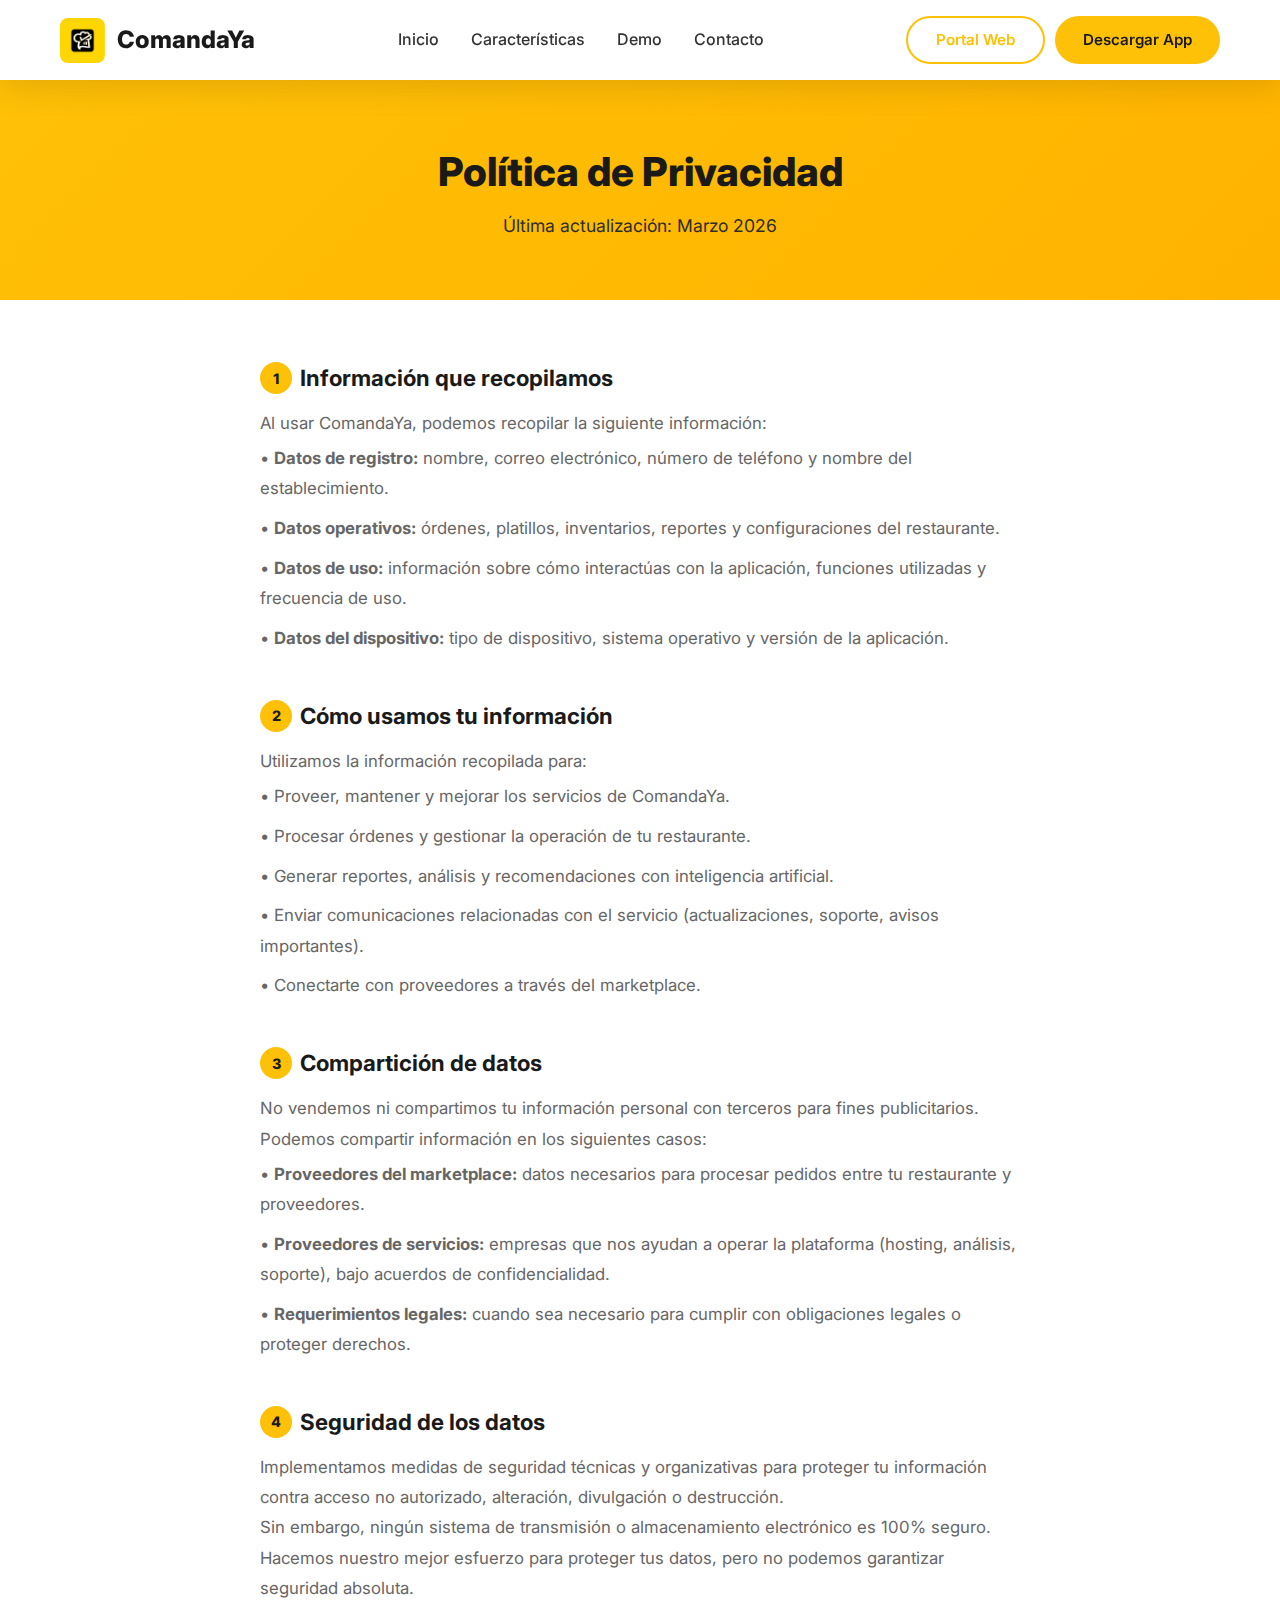
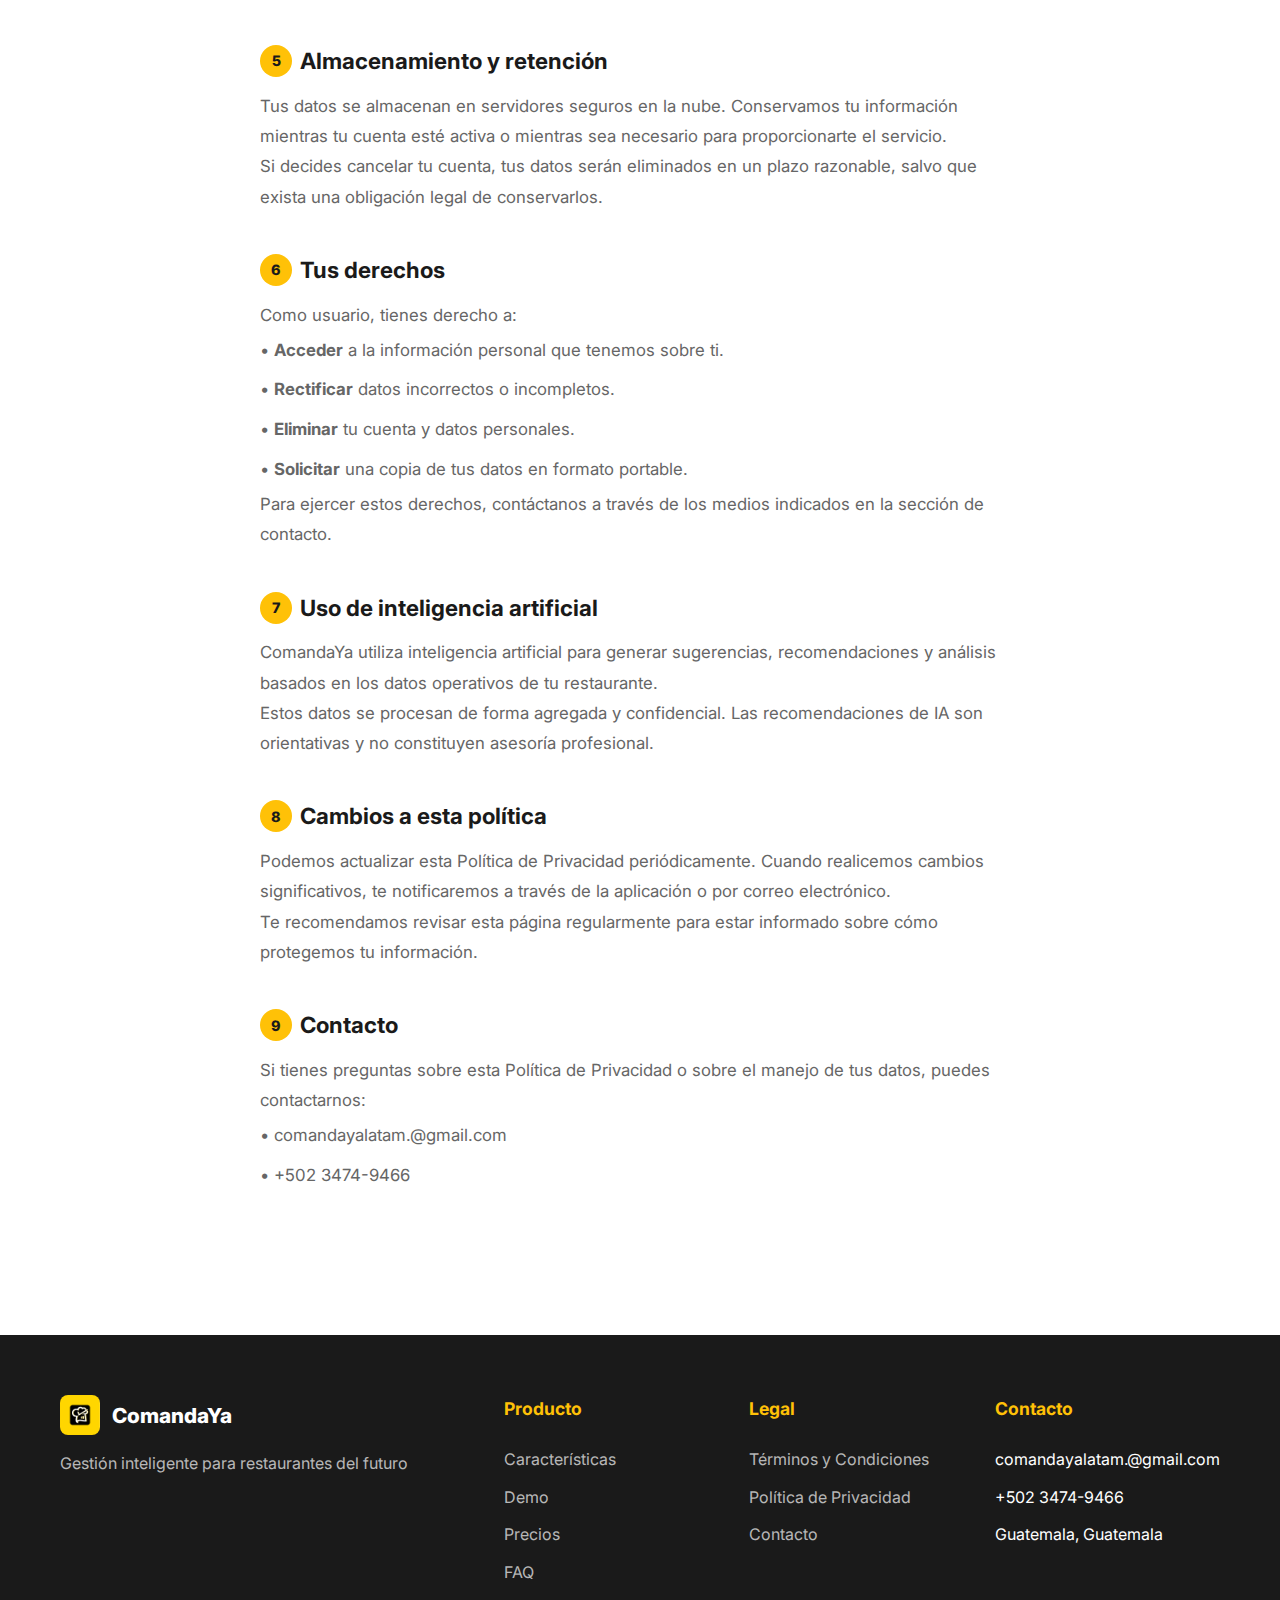
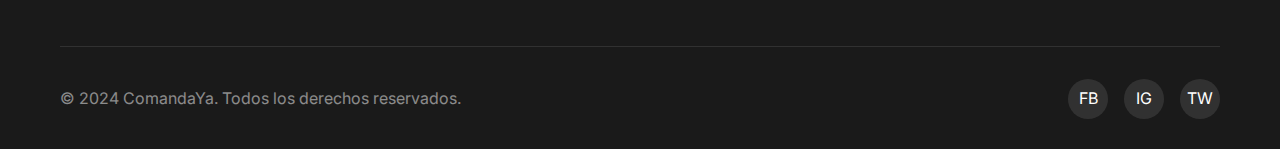
<file: privacidad.html>
<!DOCTYPE html>
<html lang="es">
<head>
    <meta charset="UTF-8">
    <meta name="viewport" content="width=device-width, initial-scale=1.0">
    <meta name="description" content="Política de Privacidad de ComandaYa, plataforma de gestión para restaurantes en Guatemala.">
    <title>Política de Privacidad - ComandaYa</title>
    <link rel="stylesheet" href="styles.css">
    <link rel="preconnect" href="https://fonts.googleapis.com">
    <link rel="preconnect" href="https://fonts.gstatic.com" crossorigin>
    <link href="https://fonts.googleapis.com/css2?family=Inter:wght@300;400;600;700;800&display=swap" rel="stylesheet">
    <style>
        .legal-hero {
            background: linear-gradient(135deg, var(--primary-yellow) 0%, var(--dark-yellow) 100%);
            padding: 140px 0 60px;
            text-align: center;
        }
        .legal-hero h1 {
            font-size: 2.5rem;
            font-weight: 800;
            color: var(--black);
            margin-bottom: 0.5rem;
        }
        .legal-hero p {
            font-size: 1.1rem;
            color: var(--dark-gray);
        }
        .legal-content {
            padding: 60px 0 100px;
            background: var(--white);
        }
        .legal-content .container {
            max-width: 800px;
        }
        .legal-section {
            margin-bottom: 2.5rem;
        }
        .legal-section h2 {
            font-size: 1.4rem;
            font-weight: 700;
            color: var(--black);
            margin-bottom: 0.75rem;
            display: flex;
            align-items: center;
            gap: 0.5rem;
        }
        .legal-section h2 .number {
            background: var(--primary-yellow);
            color: var(--black);
            width: 32px;
            height: 32px;
            border-radius: 50%;
            display: inline-flex;
            align-items: center;
            justify-content: center;
            font-size: 0.9rem;
            font-weight: 800;
            flex-shrink: 0;
        }
        .legal-section p,
        .legal-section ul {
            color: var(--text-light);
            line-height: 1.8;
            font-size: 1.05rem;
        }
        .legal-section ul {
            list-style: none;
            padding: 0;
        }
        .legal-section ul li {
            padding: 0.3rem 0;
        }
    </style>
</head>

<body>
    <!-- Navigation -->
    <nav class="navbar">
        <div class="container">
            <div class="nav-wrapper">
                <div class="logo">
                    <a href="index.html" style="display:flex;align-items:center;gap:12px;text-decoration:none;">
                        <img src="logo.jpg" alt="ComandaYa Logo" class="logo-img">
                        <span class="logo-text">ComandaYa</span>
                    </a>
                </div>
                <ul class="nav-menu" id="navMenu">
                    <li><a href="index.html">Inicio</a></li>
                    <li><a href="index.html#caracteristicas">Características</a></li>
                    <li><a href="index.html#video">Demo</a></li>
                    <li><a href="index.html#contacto">Contacto</a></li>
                    <li class="mobile-only"><a href="https://app.comandaya.com" target="_blank" rel="noopener noreferrer">Portal Web</a></li>
                    <li class="mobile-only"><a href="https://play.google.com/store/apps/details?id=com.aplicacion.orderapp" target="_blank" rel="noopener noreferrer">Descargar App</a></li>
                </ul>
                <div class="nav-buttons">
                    <a href="https://app.comandaya.com" target="_blank" rel="noopener noreferrer" class="cta-button-outline">Portal Web</a>
                    <a href="https://play.google.com/store/apps/details?id=com.aplicacion.orderapp" target="_blank" rel="noopener noreferrer" class="cta-button">Descargar App</a>
                </div>
                <div class="hamburger" id="hamburger">
                    <span></span>
                    <span></span>
                    <span></span>
                </div>
            </div>
        </div>
    </nav>

    <!-- Hero -->
    <section class="legal-hero">
        <div class="container">
            <h1>Política de Privacidad</h1>
            <p>Última actualización: Marzo 2026</p>
        </div>
    </section>

    <!-- Content -->
    <section class="legal-content">
        <div class="container">

            <div class="legal-section">
                <h2><span class="number">1</span> Información que recopilamos</h2>
                <p>Al usar ComandaYa, podemos recopilar la siguiente información:</p>
                <ul>
                    <li>• <strong>Datos de registro:</strong> nombre, correo electrónico, número de teléfono y nombre del establecimiento.</li>
                    <li>• <strong>Datos operativos:</strong> órdenes, platillos, inventarios, reportes y configuraciones del restaurante.</li>
                    <li>• <strong>Datos de uso:</strong> información sobre cómo interactúas con la aplicación, funciones utilizadas y frecuencia de uso.</li>
                    <li>• <strong>Datos del dispositivo:</strong> tipo de dispositivo, sistema operativo y versión de la aplicación.</li>
                </ul>
            </div>

            <div class="legal-section">
                <h2><span class="number">2</span> Cómo usamos tu información</h2>
                <p>Utilizamos la información recopilada para:</p>
                <ul>
                    <li>• Proveer, mantener y mejorar los servicios de ComandaYa.</li>
                    <li>• Procesar órdenes y gestionar la operación de tu restaurante.</li>
                    <li>• Generar reportes, análisis y recomendaciones con inteligencia artificial.</li>
                    <li>• Enviar comunicaciones relacionadas con el servicio (actualizaciones, soporte, avisos importantes).</li>
                    <li>• Conectarte con proveedores a través del marketplace.</li>
                </ul>
            </div>

            <div class="legal-section">
                <h2><span class="number">3</span> Compartición de datos</h2>
                <p>No vendemos ni compartimos tu información personal con terceros para fines publicitarios.</p>
                <p>Podemos compartir información en los siguientes casos:</p>
                <ul>
                    <li>• <strong>Proveedores del marketplace:</strong> datos necesarios para procesar pedidos entre tu restaurante y proveedores.</li>
                    <li>• <strong>Proveedores de servicios:</strong> empresas que nos ayudan a operar la plataforma (hosting, análisis, soporte), bajo acuerdos de confidencialidad.</li>
                    <li>• <strong>Requerimientos legales:</strong> cuando sea necesario para cumplir con obligaciones legales o proteger derechos.</li>
                </ul>
            </div>

            <div class="legal-section">
                <h2><span class="number">4</span> Seguridad de los datos</h2>
                <p>Implementamos medidas de seguridad técnicas y organizativas para proteger tu información contra acceso no autorizado, alteración, divulgación o destrucción.</p>
                <p>Sin embargo, ningún sistema de transmisión o almacenamiento electrónico es 100% seguro. Hacemos nuestro mejor esfuerzo para proteger tus datos, pero no podemos garantizar seguridad absoluta.</p>
            </div>

            <div class="legal-section">
                <h2><span class="number">5</span> Almacenamiento y retención</h2>
                <p>Tus datos se almacenan en servidores seguros en la nube. Conservamos tu información mientras tu cuenta esté activa o mientras sea necesario para proporcionarte el servicio.</p>
                <p>Si decides cancelar tu cuenta, tus datos serán eliminados en un plazo razonable, salvo que exista una obligación legal de conservarlos.</p>
            </div>

            <div class="legal-section">
                <h2><span class="number">6</span> Tus derechos</h2>
                <p>Como usuario, tienes derecho a:</p>
                <ul>
                    <li>• <strong>Acceder</strong> a la información personal que tenemos sobre ti.</li>
                    <li>• <strong>Rectificar</strong> datos incorrectos o incompletos.</li>
                    <li>• <strong>Eliminar</strong> tu cuenta y datos personales.</li>
                    <li>• <strong>Solicitar</strong> una copia de tus datos en formato portable.</li>
                </ul>
                <p>Para ejercer estos derechos, contáctanos a través de los medios indicados en la sección de contacto.</p>
            </div>

            <div class="legal-section">
                <h2><span class="number">7</span> Uso de inteligencia artificial</h2>
                <p>ComandaYa utiliza inteligencia artificial para generar sugerencias, recomendaciones y análisis basados en los datos operativos de tu restaurante.</p>
                <p>Estos datos se procesan de forma agregada y confidencial. Las recomendaciones de IA son orientativas y no constituyen asesoría profesional.</p>
            </div>

            <div class="legal-section">
                <h2><span class="number">8</span> Cambios a esta política</h2>
                <p>Podemos actualizar esta Política de Privacidad periódicamente. Cuando realicemos cambios significativos, te notificaremos a través de la aplicación o por correo electrónico.</p>
                <p>Te recomendamos revisar esta página regularmente para estar informado sobre cómo protegemos tu información.</p>
            </div>

            <div class="legal-section">
                <h2><span class="number">9</span> Contacto</h2>
                <p>Si tienes preguntas sobre esta Política de Privacidad o sobre el manejo de tus datos, puedes contactarnos:</p>
                <ul>
                    <li>• comandayalatam.@gmail.com</li>
                    <li>• +502 3474-9466</li>
                </ul>
            </div>

        </div>
    </section>

    <!-- Footer -->
    <footer class="footer">
        <div class="container">
            <div class="footer-content">
                <div class="footer-section">
                    <div class="footer-logo">
                        <img src="logo.jpg" alt="ComandaYa">
                        <span>ComandaYa</span>
                    </div>
                    <p>Gestión inteligente para restaurantes del futuro</p>
                </div>

                <div class="footer-section">
                    <h4>Producto</h4>
                    <ul>
                        <li><a href="index.html#caracteristicas">Características</a></li>
                        <li><a href="index.html#video">Demo</a></li>
                        <li><a href="#">Precios</a></li>
                        <li><a href="#">FAQ</a></li>
                    </ul>
                </div>

                <div class="footer-section">
                    <h4>Legal</h4>
                    <ul>
                        <li><a href="terminos.html">Términos y Condiciones</a></li>
                        <li><a href="privacidad.html">Política de Privacidad</a></li>
                        <li><a href="index.html#contacto">Contacto</a></li>
                    </ul>
                </div>

                <div class="footer-section">
                    <h4>Contacto</h4>
                    <ul>
                        <li>comandayalatam.@gmail.com</li>
                        <li>+502 3474-9466</li>
                        <li>Guatemala, Guatemala</li>
                    </ul>
                </div>
            </div>

            <div class="footer-bottom">
                <p>&copy; 2024 ComandaYa. Todos los derechos reservados.</p>
                <div class="social-links">
                    <a href="#" aria-label="Facebook">FB</a>
                    <a href="#" aria-label="Instagram">IG</a>
                    <a href="#" aria-label="Twitter">TW</a>
                </div>
            </div>
        </div>
    </footer>

    <script src="script.js"></script>
</body>
</html>
</file>
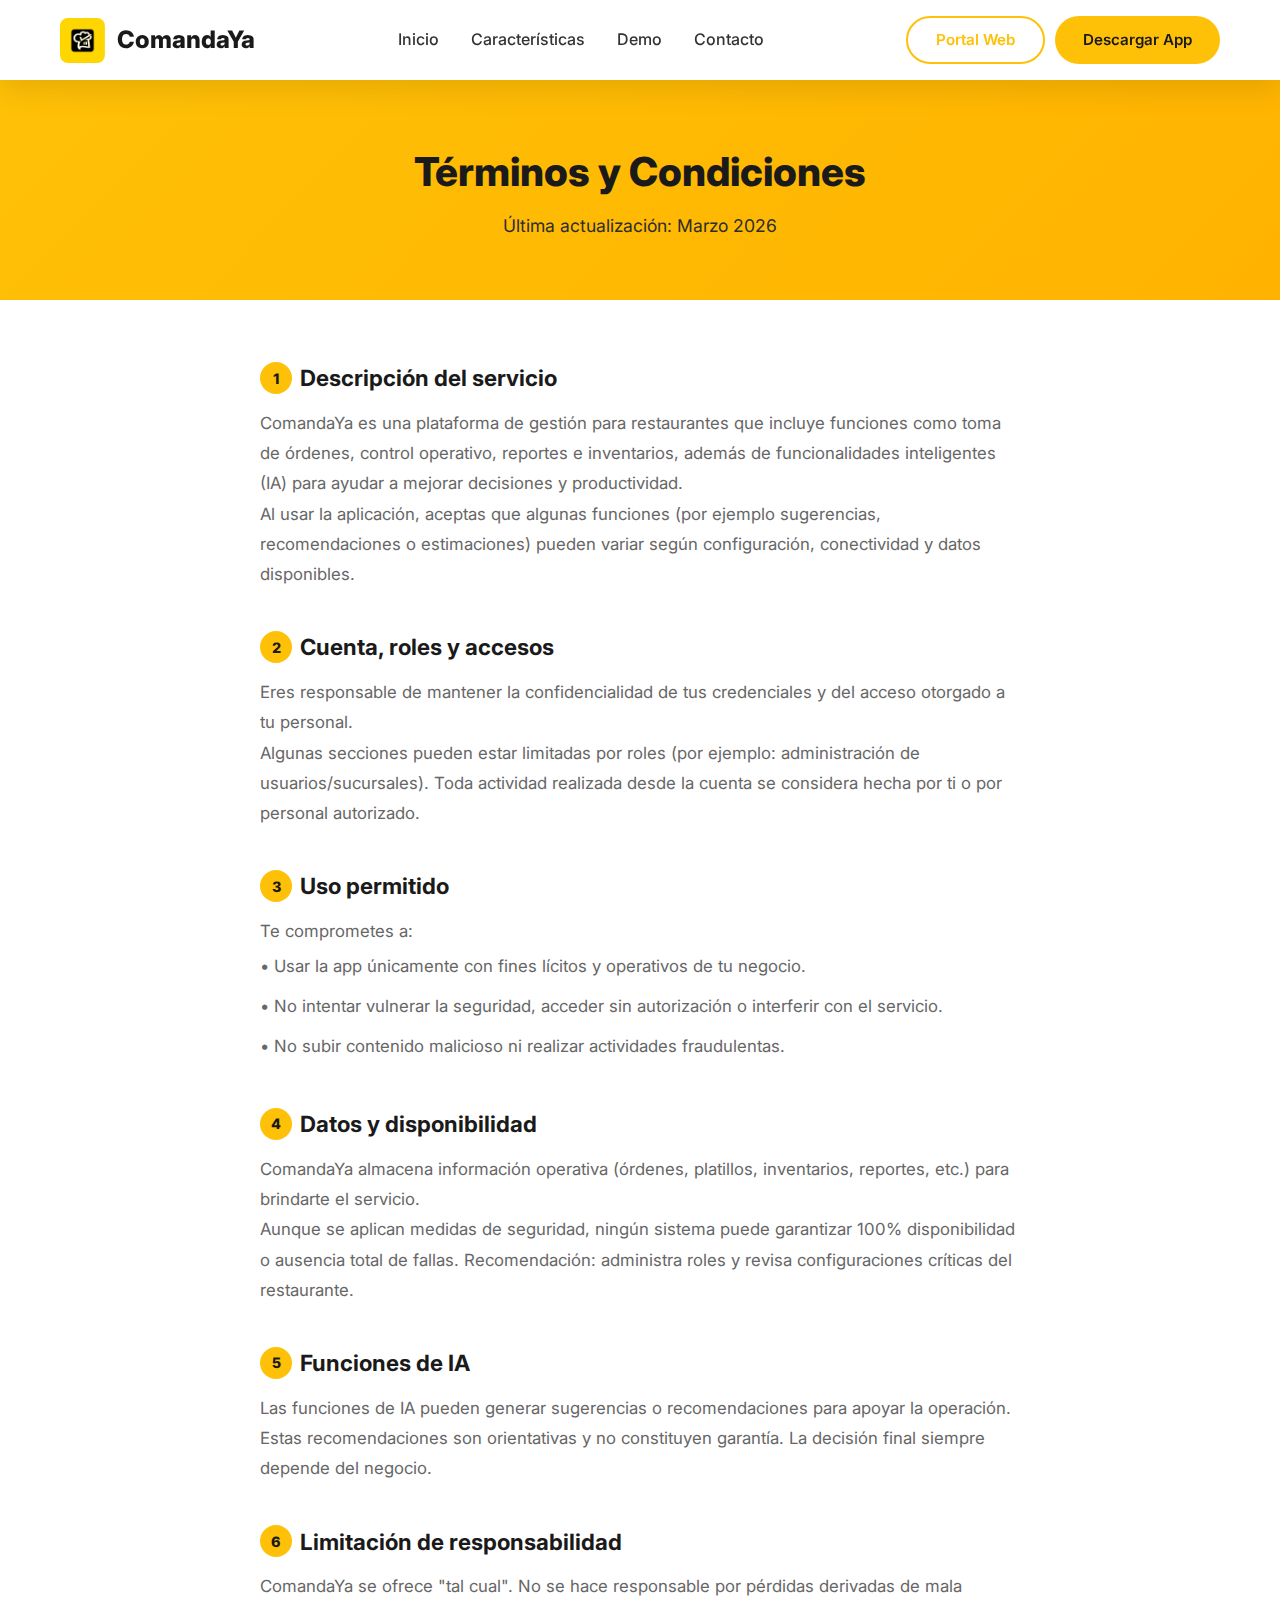
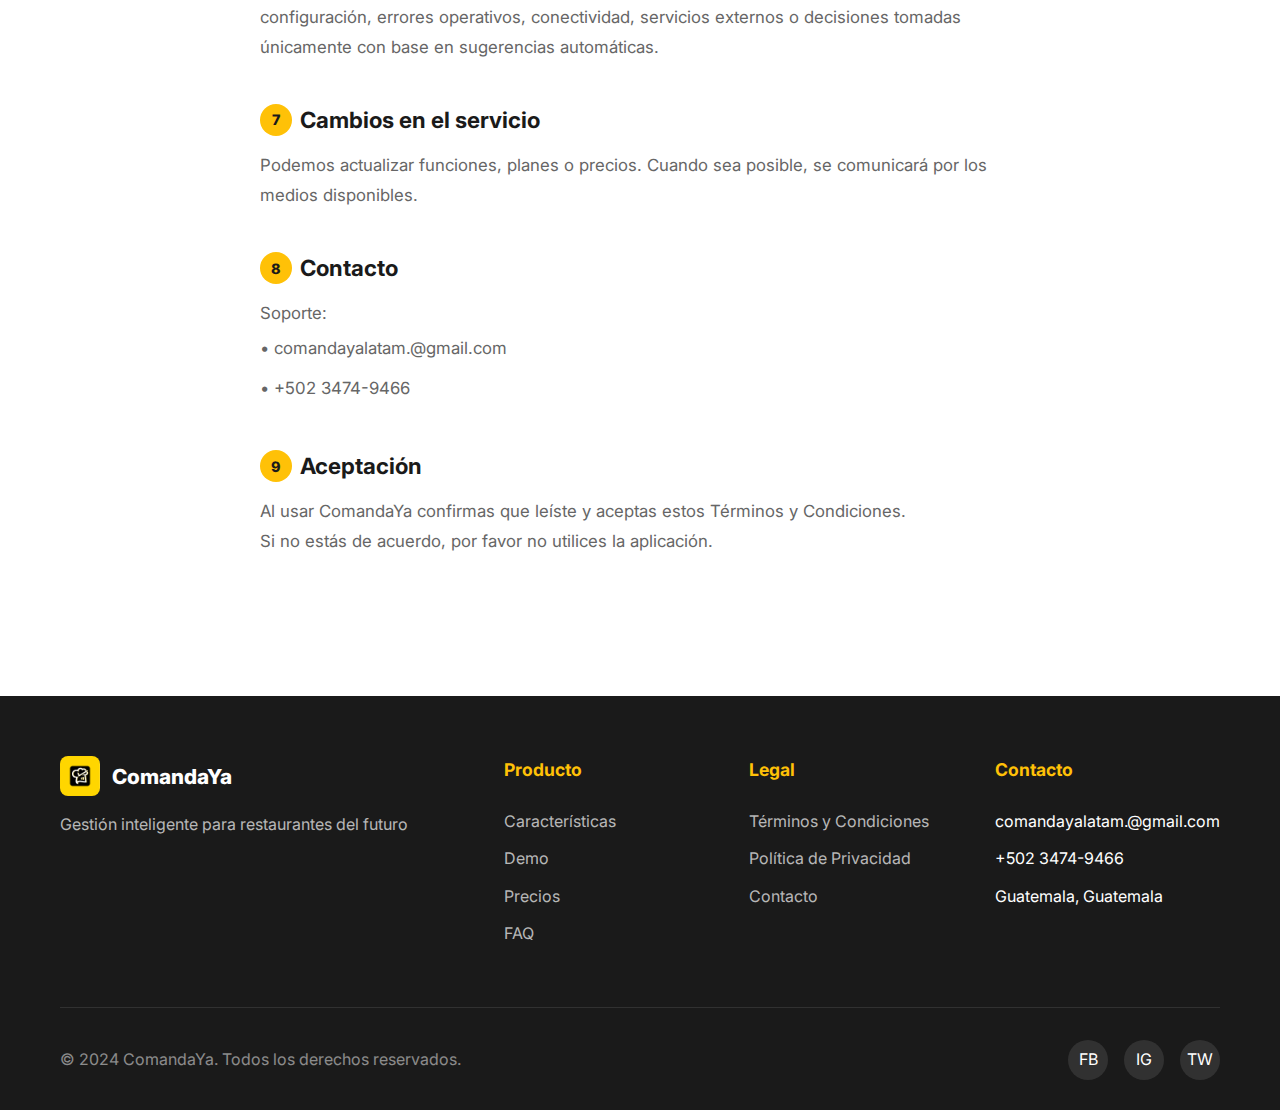
<file: terminos.html>
<!DOCTYPE html>
<html lang="es">
<head>
    <meta charset="UTF-8">
    <meta name="viewport" content="width=device-width, initial-scale=1.0">
    <meta name="description" content="Términos y Condiciones de uso de ComandaYa, plataforma de gestión para restaurantes en Guatemala.">
    <title>Términos y Condiciones - ComandaYa</title>
    <link rel="stylesheet" href="styles.css">
    <link rel="preconnect" href="https://fonts.googleapis.com">
    <link rel="preconnect" href="https://fonts.gstatic.com" crossorigin>
    <link href="https://fonts.googleapis.com/css2?family=Inter:wght@300;400;600;700;800&display=swap" rel="stylesheet">
    <style>
        .legal-hero {
            background: linear-gradient(135deg, var(--primary-yellow) 0%, var(--dark-yellow) 100%);
            padding: 140px 0 60px;
            text-align: center;
        }
        .legal-hero h1 {
            font-size: 2.5rem;
            font-weight: 800;
            color: var(--black);
            margin-bottom: 0.5rem;
        }
        .legal-hero p {
            font-size: 1.1rem;
            color: var(--dark-gray);
        }
        .legal-content {
            padding: 60px 0 100px;
            background: var(--white);
        }
        .legal-content .container {
            max-width: 800px;
        }
        .legal-section {
            margin-bottom: 2.5rem;
        }
        .legal-section h2 {
            font-size: 1.4rem;
            font-weight: 700;
            color: var(--black);
            margin-bottom: 0.75rem;
            display: flex;
            align-items: center;
            gap: 0.5rem;
        }
        .legal-section h2 .number {
            background: var(--primary-yellow);
            color: var(--black);
            width: 32px;
            height: 32px;
            border-radius: 50%;
            display: inline-flex;
            align-items: center;
            justify-content: center;
            font-size: 0.9rem;
            font-weight: 800;
            flex-shrink: 0;
        }
        .legal-section p,
        .legal-section ul {
            color: var(--text-light);
            line-height: 1.8;
            font-size: 1.05rem;
        }
        .legal-section ul {
            list-style: none;
            padding: 0;
        }
        .legal-section ul li {
            padding: 0.3rem 0;
        }
    </style>
</head>

<body>
    <!-- Navigation -->
    <nav class="navbar">
        <div class="container">
            <div class="nav-wrapper">
                <div class="logo">
                    <a href="index.html" style="display:flex;align-items:center;gap:12px;text-decoration:none;">
                        <img src="logo.jpg" alt="ComandaYa Logo" class="logo-img">
                        <span class="logo-text">ComandaYa</span>
                    </a>
                </div>
                <ul class="nav-menu" id="navMenu">
                    <li><a href="index.html">Inicio</a></li>
                    <li><a href="index.html#caracteristicas">Características</a></li>
                    <li><a href="index.html#video">Demo</a></li>
                    <li><a href="index.html#contacto">Contacto</a></li>
                    <li class="mobile-only"><a href="https://app.comandaya.com" target="_blank" rel="noopener noreferrer">Portal Web</a></li>
                    <li class="mobile-only"><a href="https://play.google.com/store/apps/details?id=com.aplicacion.orderapp" target="_blank" rel="noopener noreferrer">Descargar App</a></li>
                </ul>
                <div class="nav-buttons">
                    <a href="https://app.comandaya.com" target="_blank" rel="noopener noreferrer" class="cta-button-outline">Portal Web</a>
                    <a href="https://play.google.com/store/apps/details?id=com.aplicacion.orderapp" target="_blank" rel="noopener noreferrer" class="cta-button">Descargar App</a>
                </div>
                <div class="hamburger" id="hamburger">
                    <span></span>
                    <span></span>
                    <span></span>
                </div>
            </div>
        </div>
    </nav>

    <!-- Hero -->
    <section class="legal-hero">
        <div class="container">
            <h1>Términos y Condiciones</h1>
            <p>Última actualización: Marzo 2026</p>
        </div>
    </section>

    <!-- Content -->
    <section class="legal-content">
        <div class="container">

            <div class="legal-section">
                <h2><span class="number">1</span> Descripción del servicio</h2>
                <p>ComandaYa es una plataforma de gestión para restaurantes que incluye funciones como toma de órdenes, control operativo, reportes e inventarios, además de funcionalidades inteligentes (IA) para ayudar a mejorar decisiones y productividad.</p>
                <p>Al usar la aplicación, aceptas que algunas funciones (por ejemplo sugerencias, recomendaciones o estimaciones) pueden variar según configuración, conectividad y datos disponibles.</p>
            </div>

            <div class="legal-section">
                <h2><span class="number">2</span> Cuenta, roles y accesos</h2>
                <p>Eres responsable de mantener la confidencialidad de tus credenciales y del acceso otorgado a tu personal.</p>
                <p>Algunas secciones pueden estar limitadas por roles (por ejemplo: administración de usuarios/sucursales). Toda actividad realizada desde la cuenta se considera hecha por ti o por personal autorizado.</p>
            </div>

            <div class="legal-section">
                <h2><span class="number">3</span> Uso permitido</h2>
                <p>Te comprometes a:</p>
                <ul>
                    <li>• Usar la app únicamente con fines lícitos y operativos de tu negocio.</li>
                    <li>• No intentar vulnerar la seguridad, acceder sin autorización o interferir con el servicio.</li>
                    <li>• No subir contenido malicioso ni realizar actividades fraudulentas.</li>
                </ul>
            </div>

            <div class="legal-section">
                <h2><span class="number">4</span> Datos y disponibilidad</h2>
                <p>ComandaYa almacena información operativa (órdenes, platillos, inventarios, reportes, etc.) para brindarte el servicio.</p>
                <p>Aunque se aplican medidas de seguridad, ningún sistema puede garantizar 100% disponibilidad o ausencia total de fallas. Recomendación: administra roles y revisa configuraciones críticas del restaurante.</p>
            </div>

            <div class="legal-section">
                <h2><span class="number">5</span> Funciones de IA</h2>
                <p>Las funciones de IA pueden generar sugerencias o recomendaciones para apoyar la operación.</p>
                <p>Estas recomendaciones son orientativas y no constituyen garantía. La decisión final siempre depende del negocio.</p>
            </div>

            <div class="legal-section">
                <h2><span class="number">6</span> Limitación de responsabilidad</h2>
                <p>ComandaYa se ofrece "tal cual". No se hace responsable por pérdidas derivadas de mala configuración, errores operativos, conectividad, servicios externos o decisiones tomadas únicamente con base en sugerencias automáticas.</p>
            </div>

            <div class="legal-section">
                <h2><span class="number">7</span> Cambios en el servicio</h2>
                <p>Podemos actualizar funciones, planes o precios. Cuando sea posible, se comunicará por los medios disponibles.</p>
            </div>

            <div class="legal-section">
                <h2><span class="number">8</span> Contacto</h2>
                <p>Soporte:</p>
                <ul>
                    <li>• comandayalatam.@gmail.com</li>
                    <li>• +502 3474-9466</li>
                </ul>
            </div>

            <div class="legal-section">
                <h2><span class="number">9</span> Aceptación</h2>
                <p>Al usar ComandaYa confirmas que leíste y aceptas estos Términos y Condiciones.</p>
                <p>Si no estás de acuerdo, por favor no utilices la aplicación.</p>
            </div>

        </div>
    </section>

    <!-- Footer -->
    <footer class="footer">
        <div class="container">
            <div class="footer-content">
                <div class="footer-section">
                    <div class="footer-logo">
                        <img src="logo.jpg" alt="ComandaYa">
                        <span>ComandaYa</span>
                    </div>
                    <p>Gestión inteligente para restaurantes del futuro</p>
                </div>

                <div class="footer-section">
                    <h4>Producto</h4>
                    <ul>
                        <li><a href="index.html#caracteristicas">Características</a></li>
                        <li><a href="index.html#video">Demo</a></li>
                        <li><a href="#">Precios</a></li>
                        <li><a href="#">FAQ</a></li>
                    </ul>
                </div>

                <div class="footer-section">
                    <h4>Legal</h4>
                    <ul>
                        <li><a href="terminos.html">Términos y Condiciones</a></li>
                        <li><a href="privacidad.html">Política de Privacidad</a></li>
                        <li><a href="index.html#contacto">Contacto</a></li>
                    </ul>
                </div>

                <div class="footer-section">
                    <h4>Contacto</h4>
                    <ul>
                        <li>comandayalatam.@gmail.com</li>
                        <li>+502 3474-9466</li>
                        <li>Guatemala, Guatemala</li>
                    </ul>
                </div>
            </div>

            <div class="footer-bottom">
                <p>&copy; 2024 ComandaYa. Todos los derechos reservados.</p>
                <div class="social-links">
                    <a href="#" aria-label="Facebook">FB</a>
                    <a href="#" aria-label="Instagram">IG</a>
                    <a href="#" aria-label="Twitter">TW</a>
                </div>
            </div>
        </div>
    </footer>

    <script src="script.js"></script>
</body>
</html>
</file>
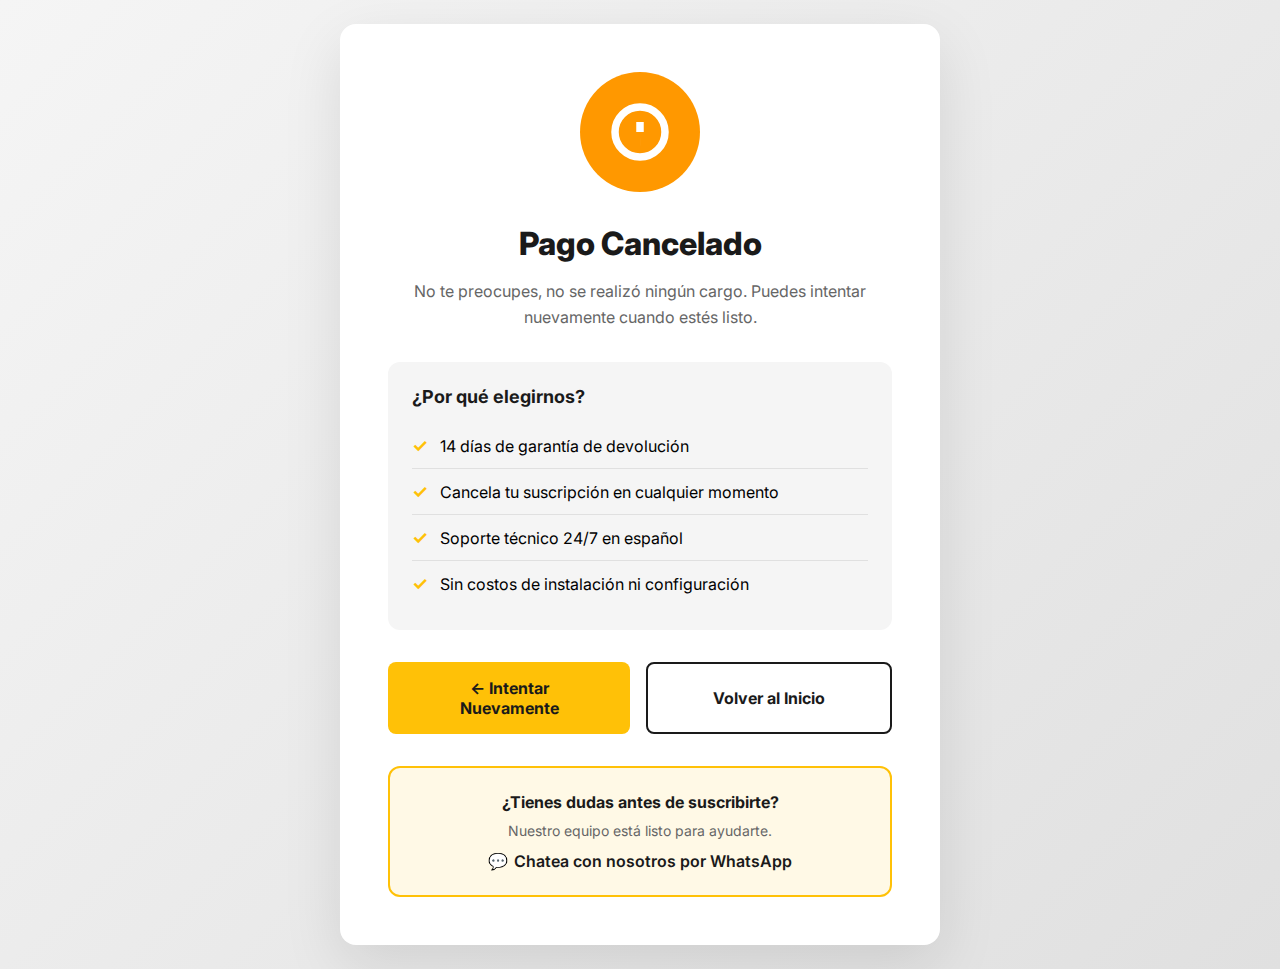
<file: checkout/cancel.html>
<!DOCTYPE html>
<html lang="es">
<head>
    <meta charset="UTF-8">
    <meta name="viewport" content="width=device-width, initial-scale=1.0">
    <title>Pago Cancelado - ComandaYa</title>
    <link rel="preconnect" href="https://fonts.googleapis.com">
    <link rel="preconnect" href="https://fonts.gstatic.com" crossorigin>
    <link href="https://fonts.googleapis.com/css2?family=Inter:wght@300;400;600;700;800&display=swap" rel="stylesheet">
    <style>
        * {
            margin: 0;
            padding: 0;
            box-sizing: border-box;
        }

        body {
            font-family: 'Inter', -apple-system, BlinkMacSystemFont, 'Segoe UI', sans-serif;
            background: linear-gradient(135deg, #f5f5f5 0%, #e0e0e0 100%);
            min-height: 100vh;
            display: flex;
            align-items: center;
            justify-content: center;
            padding: 24px;
        }

        .cancel-container {
            background: white;
            border-radius: 16px;
            padding: 48px;
            max-width: 600px;
            width: 100%;
            text-align: center;
            box-shadow: 0 20px 60px rgba(0, 0, 0, 0.1);
            animation: slideUp 0.5s ease;
        }

        @keyframes slideUp {
            from {
                opacity: 0;
                transform: translateY(30px);
            }
            to {
                opacity: 1;
                transform: translateY(0);
            }
        }

        .cancel-icon {
            width: 120px;
            height: 120px;
            background: #ff9800;
            border-radius: 50%;
            display: flex;
            align-items: center;
            justify-content: center;
            margin: 0 auto 32px;
            animation: scaleIn 0.6s ease 0.2s both;
        }

        @keyframes scaleIn {
            from {
                transform: scale(0);
            }
            to {
                transform: scale(1);
            }
        }

        .cancel-icon svg {
            width: 60px;
            height: 60px;
            stroke: white;
            stroke-width: 3;
            fill: none;
        }

        h1 {
            font-size: 32px;
            font-weight: 800;
            color: #1a1a1a;
            margin-bottom: 16px;
        }

        p {
            font-size: 16px;
            color: #666;
            line-height: 1.6;
            margin-bottom: 32px;
        }

        .reasons {
            background: #f5f5f5;
            padding: 24px;
            border-radius: 12px;
            margin-bottom: 32px;
            text-align: left;
        }

        .reasons h3 {
            font-size: 18px;
            font-weight: 700;
            margin-bottom: 16px;
            color: #1a1a1a;
        }

        .reasons ul {
            list-style: none;
            padding: 0;
        }

        .reasons li {
            padding: 12px 0;
            border-bottom: 1px solid #e0e0e0;
            display: flex;
            align-items: center;
            gap: 12px;
        }

        .reasons li:last-child {
            border-bottom: none;
        }

        .reasons li::before {
            content: "✓";
            color: #FFC107;
            font-weight: 700;
            font-size: 18px;
        }

        .buttons {
            display: flex;
            gap: 16px;
            flex-wrap: wrap;
        }

        .btn {
            flex: 1;
            min-width: 200px;
            padding: 16px 32px;
            border: none;
            border-radius: 8px;
            font-size: 16px;
            font-weight: 700;
            cursor: pointer;
            text-decoration: none;
            display: inline-flex;
            align-items: center;
            justify-content: center;
            gap: 8px;
            transition: all 0.3s ease;
        }

        .btn-primary {
            background: #FFC107;
            color: #1a1a1a;
        }

        .btn-primary:hover {
            background: #FFB300;
            transform: translateY(-2px);
            box-shadow: 0 6px 20px rgba(255, 193, 7, 0.3);
        }

        .btn-secondary {
            background: white;
            color: #1a1a1a;
            border: 2px solid #1a1a1a;
        }

        .btn-secondary:hover {
            background: #1a1a1a;
            color: white;
        }

        .support-box {
            margin-top: 32px;
            padding: 24px;
            background: #fff9e6;
            border-radius: 12px;
            border: 2px solid #FFC107;
        }

        .support-box h4 {
            font-size: 16px;
            font-weight: 700;
            margin-bottom: 8px;
            color: #1a1a1a;
        }

        .support-box p {
            margin: 0;
            font-size: 14px;
        }

        .support-box a {
            color: #1a1a1a;
            font-weight: 600;
            text-decoration: none;
            display: inline-flex;
            align-items: center;
            gap: 6px;
            margin-top: 8px;
        }

        .support-box a:hover {
            color: #FFB300;
        }

        @media (max-width: 768px) {
            .cancel-container {
                padding: 32px 24px;
            }

            h1 {
                font-size: 24px;
            }

            .buttons {
                flex-direction: column;
            }

            .btn {
                width: 100%;
            }
        }
    </style>
</head>
<body>
    <div class="cancel-container">
        <div class="cancel-icon">
            <svg viewBox="0 0 24 24">
                <circle cx="12" cy="12" r="10"></circle>
                <line x1="12" y1="8" x2="12" y2="12"></line>
                <line x1="12" y1="16" x2="12.01" y2="16"></line>
            </svg>
        </div>

        <h1>Pago Cancelado</h1>
        <p>No te preocupes, no se realizó ningún cargo. Puedes intentar nuevamente cuando estés listo.</p>

        <div class="reasons">
            <h3>¿Por qué elegirnos?</h3>
            <ul>
                <li>14 días de garantía de devolución</li>
                <li>Cancela tu suscripción en cualquier momento</li>
                <li>Soporte técnico 24/7 en español</li>
                <li>Sin costos de instalación ni configuración</li>
            </ul>
        </div>

        <div class="buttons">
            <a href="https://comandaya.com/checkout/" class="btn btn-primary">
                <span>← Intentar Nuevamente</span>
            </a>
            <a href="https://comandaya.com" class="btn btn-secondary">
                <span>Volver al Inicio</span>
            </a>
        </div>

        <div class="support-box">
            <h4>¿Tienes dudas antes de suscribirte?</h4>
            <p>Nuestro equipo está listo para ayudarte.</p>
            <a href="https://wa.me/50234749466?text=Hola,%20tengo%20dudas%20sobre%20los%20planes%20de%20ComandaYa" target="_blank">
                <span>💬</span>
                <span>Chatea con nosotros por WhatsApp</span>
            </a>
        </div>
    </div>

    <script>
        const urlParams = new URLSearchParams(window.location.search);
        const sessionId = urlParams.get('session_id');
        console.log('❌ Pago cancelado - Session ID:', sessionId);
    </script>
</body>
</html>
</file>
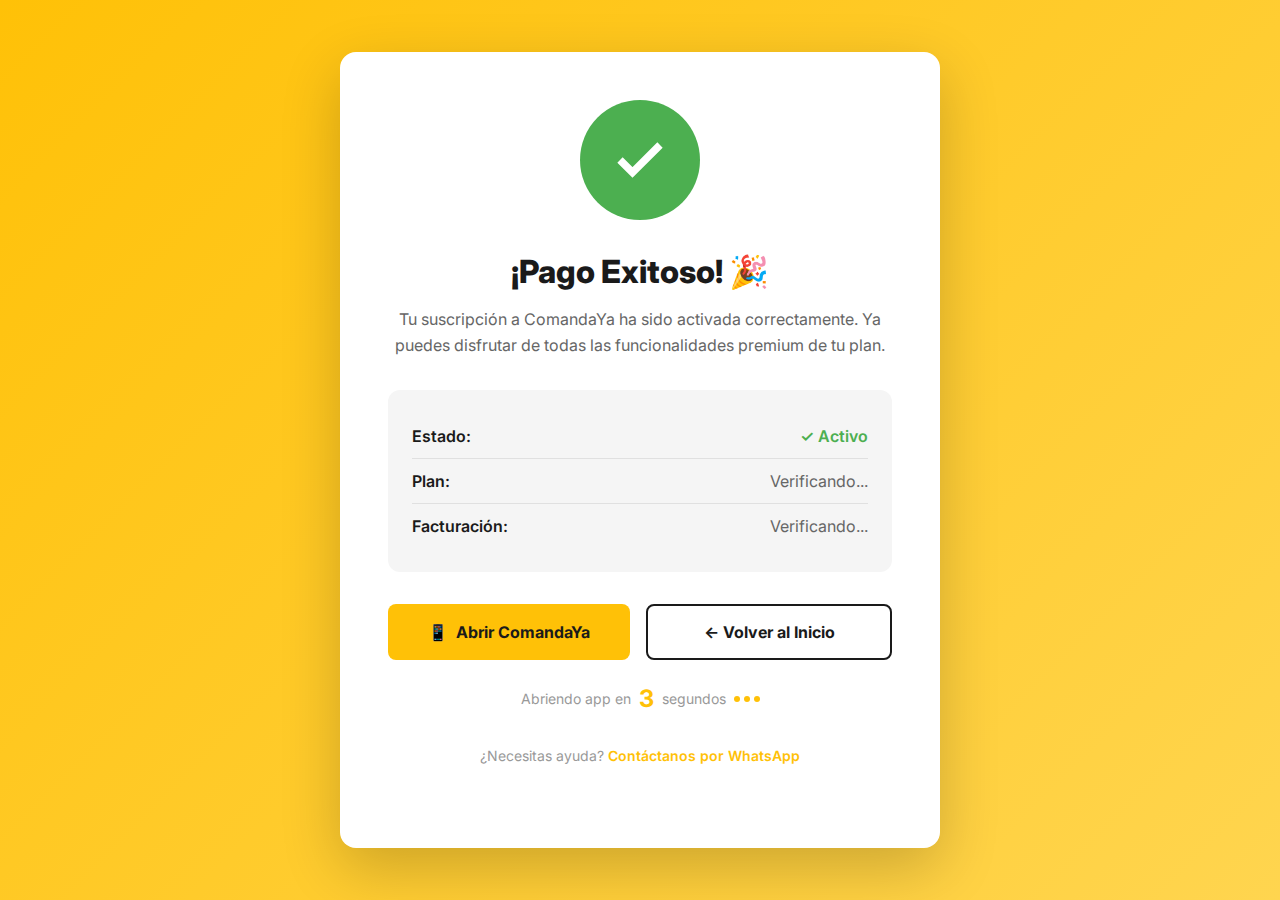
<file: checkout/success.html>
<!DOCTYPE html>
<html lang="es">
<head>
    <meta charset="UTF-8">
    <meta name="viewport" content="width=device-width, initial-scale=1.0">
    <title>¡Pago Exitoso! - ComandaYa</title>
    <link rel="preconnect" href="https://fonts.googleapis.com">
    <link rel="preconnect" href="https://fonts.gstatic.com" crossorigin>
    <link href="https://fonts.googleapis.com/css2?family=Inter:wght@300;400;600;700;800&display=swap" rel="stylesheet">
    <style>
        * {
            margin: 0;
            padding: 0;
            box-sizing: border-box;
        }

        body {
            font-family: 'Inter', -apple-system, BlinkMacSystemFont, 'Segoe UI', sans-serif;
            background: linear-gradient(135deg, #FFC107 0%, #FFD54F 100%);
            min-height: 100vh;
            display: flex;
            align-items: center;
            justify-content: center;
            padding: 24px;
        }

        .success-container {
            background: white;
            border-radius: 16px;
            padding: 48px;
            max-width: 600px;
            width: 100%;
            text-align: center;
            box-shadow: 0 20px 60px rgba(0, 0, 0, 0.2);
            animation: slideUp 0.5s ease;
        }

        @keyframes slideUp {
            from {
                opacity: 0;
                transform: translateY(30px);
            }
            to {
                opacity: 1;
                transform: translateY(0);
            }
        }

        .success-icon {
            width: 120px;
            height: 120px;
            background: #4CAF50;
            border-radius: 50%;
            display: flex;
            align-items: center;
            justify-content: center;
            margin: 0 auto 32px;
            animation: scaleIn 0.6s ease 0.2s both;
        }

        @keyframes scaleIn {
            from {
                transform: scale(0);
            }
            to {
                transform: scale(1);
            }
        }

        .success-icon svg {
            width: 60px;
            height: 60px;
            stroke: white;
            stroke-width: 3;
            fill: none;
        }

        h1 {
            font-size: 32px;
            font-weight: 800;
            color: #1a1a1a;
            margin-bottom: 16px;
        }

        p {
            font-size: 16px;
            color: #666;
            line-height: 1.6;
            margin-bottom: 32px;
        }

        .info-box {
            background: #f5f5f5;
            padding: 24px;
            border-radius: 12px;
            margin-bottom: 32px;
            text-align: left;
        }

        .info-row {
            display: flex;
            justify-content: space-between;
            padding: 12px 0;
            border-bottom: 1px solid #e0e0e0;
        }

        .info-row:last-child {
            border-bottom: none;
        }

        .info-label {
            font-weight: 600;
            color: #1a1a1a;
        }

        .info-value {
            color: #666;
        }

        .buttons {
            display: flex;
            gap: 16px;
            flex-wrap: wrap;
        }

        .btn {
            flex: 1;
            min-width: 200px;
            padding: 16px 32px;
            border: none;
            border-radius: 8px;
            font-size: 16px;
            font-weight: 700;
            cursor: pointer;
            text-decoration: none;
            display: inline-flex;
            align-items: center;
            justify-content: center;
            gap: 8px;
            transition: all 0.3s ease;
        }

        .btn-primary {
            background: #FFC107;
            color: #1a1a1a;
        }

        .btn-primary:hover {
            background: #FFB300;
            transform: translateY(-2px);
            box-shadow: 0 6px 20px rgba(255, 193, 7, 0.3);
        }

        .btn-secondary {
            background: white;
            color: #1a1a1a;
            border: 2px solid #1a1a1a;
        }

        .btn-secondary:hover {
            background: #1a1a1a;
            color: white;
        }

        .support-text {
            margin-top: 32px;
            font-size: 14px;
            color: #999;
        }

        .support-text a {
            color: #FFC107;
            text-decoration: none;
            font-weight: 600;
        }

        /* ✅ NUEVO: Countdown */
        .countdown {
            margin-top: 24px;
            font-size: 14px;
            color: #999;
            display: flex;
            align-items: center;
            justify-content: center;
            gap: 8px;
        }

        .countdown-number {
            font-size: 24px;
            font-weight: 700;
            color: #FFC107;
        }

        /* ✅ NUEVO: Loading dots */
        .loading-dots {
            display: inline-flex;
            gap: 4px;
        }

        .dot {
            width: 6px;
            height: 6px;
            border-radius: 50%;
            background: #FFC107;
            animation: pulse 1.4s ease-in-out infinite;
        }

        .dot:nth-child(2) {
            animation-delay: 0.2s;
        }

        .dot:nth-child(3) {
            animation-delay: 0.4s;
        }

        @keyframes pulse {
            0%, 100% {
                opacity: 0.3;
                transform: scale(0.8);
            }
            50% {
                opacity: 1;
                transform: scale(1.2);
            }
        }

        @media (max-width: 768px) {
            .success-container {
                padding: 32px 24px;
            }

            h1 {
                font-size: 24px;
            }

            .buttons {
                flex-direction: column;
            }

            .btn {
                width: 100%;
            }
        }
    </style>
</head>
<body>
    <div class="success-container">
        <div class="success-icon">
            <svg viewBox="0 0 24 24">
                <polyline points="20 6 9 17 4 12"></polyline>
            </svg>
        </div>

        <h1>¡Pago Exitoso! 🎉</h1>
        <p>Tu suscripción a ComandaYa ha sido activada correctamente. Ya puedes disfrutar de todas las funcionalidades premium de tu plan.</p>

        <div class="info-box" id="subscription-info">
            <div class="info-row">
                <span class="info-label">Estado:</span>
                <span class="info-value" style="color: #4CAF50; font-weight: 600;">✓ Activo</span>
            </div>
            <div class="info-row">
                <span class="info-label">Plan:</span>
                <span class="info-value" id="plan-name">Verificando...</span>
            </div>
            <div class="info-row">
                <span class="info-label">Facturación:</span>
                <span class="info-value" id="billing-cycle">Verificando...</span>
            </div>
        </div>

        <div class="buttons">
            <a href="#" id="open-app-btn" class="btn btn-primary">
                <span>📱</span>
                <span>Abrir ComandaYa</span>
            </a>
            <a href="https://comandaya.com" class="btn btn-secondary">
                <span>← Volver al Inicio</span>
            </a>
        </div>

        <!-- ✅ NUEVO: Countdown automático -->
        <div class="countdown" id="countdown">
            Abriendo app en <span class="countdown-number" id="seconds">3</span> segundos
            <span class="loading-dots">
                <span class="dot"></span>
                <span class="dot"></span>
                <span class="dot"></span>
            </span>
        </div>

        <p class="support-text">
            ¿Necesitas ayuda? <a href="https://wa.me/50234749466">Contáctanos por WhatsApp</a>
        </p>
    </div>

    <script>
        // ✅ Leer parámetros de la URL
        const urlParams = new URLSearchParams(window.location.search);
        const sessionId = urlParams.get('session_id');
        const planName = urlParams.get('plan');
        const billingCycle = urlParams.get('billing');

        console.log('📦 Datos recibidos:', { sessionId, planName, billingCycle });

        // ✅ Actualizar UI con los datos de la URL
        if (planName) {
            document.getElementById('plan-name').textContent = `Plan ${planName}`;
        }

        if (billingCycle) {
            document.getElementById('billing-cycle').textContent = 
                billingCycle === 'annual' ? 'Anual' : 'Mensual';
        }

        // ✅ IMPORTANTE: Deep link actualizado para tu configuración
        // Usa tu esquema: comandaya://subscription/success
        const deepLink = `comandaya://subscription/success?payment_success=true&session_id=${sessionId || 'unknown'}`;
        
        console.log('🔗 Deep link:', deepLink);

        // Función para abrir la app
        function openApp() {
            console.log('🚀 Abriendo la app...');
            
            // Intentar abrir la app con deep link
            window.location.href = deepLink;
            
            // Fallback: Si la app no se abre en 2 segundos, ir a Play Store
            setTimeout(function() {
                if (document.hidden) {
                    console.log('✅ App abierta exitosamente');
                } else {
                    console.log('⚠️ App no instalada, redirigiendo a Play Store');
                    window.location.href = 'https://play.google.com/store/apps/details?id=com.aplicacion.orderapp';
                }
            }, 2000);
        }

        // ✅ Countdown automático de 3 segundos
        let secondsLeft = 3;
        const countdownElement = document.getElementById('seconds');
        const countdownContainer = document.getElementById('countdown');
        
        const countdownInterval = setInterval(() => {
            secondsLeft--;
            countdownElement.textContent = secondsLeft;
            
            if (secondsLeft <= 0) {
                clearInterval(countdownInterval);
                countdownContainer.textContent = 'Abriendo ComandaYa...';
                openApp();
            }
        }, 1000);

        // ✅ Botón manual para abrir la app inmediatamente
        const openAppBtn = document.getElementById('open-app-btn');
        openAppBtn.addEventListener('click', function(e) {
            e.preventDefault();
            clearInterval(countdownInterval);
            countdownContainer.textContent = 'Abriendo ComandaYa...';
            openApp();
        });

        console.log('✅ Página de éxito cargada correctamente');
    </script>
</body>
</html>
</file>
<file: styles.css>
/* Reset y Variables */
* {
    margin: 0;
    padding: 0;
    box-sizing: border-box;
}

:root {
    --primary-yellow: #FFC107;
    --dark-yellow: #FFB300;
    --black: #1a1a1a;
    --dark-gray: #2d2d2d;
    --light-gray: #f5f5f5;
    --white: #ffffff;
    --text-dark: #333333;
    --text-light: #666666;
    --shadow: 0 10px 30px rgba(0, 0, 0, 0.1);
    --shadow-lg: 0 20px 60px rgba(0, 0, 0, 0.15);
}

html {
    scroll-behavior: smooth;
}

body {
    font-family: 'Inter', -apple-system, BlinkMacSystemFont, 'Segoe UI', Roboto, Oxygen, Ubuntu, sans-serif;
    line-height: 1.6;
    color: var(--text-dark);
    overflow-x: hidden;
}

.container {
    max-width: 1200px;
    margin: 0 auto;
    padding: 0 20px;
}

/* Navigation */
.navbar {
    position: fixed;
    top: 0;
    left: 0;
    right: 0;
    background: var(--white);
    box-shadow: var(--shadow);
    z-index: 1000;
    transition: all 0.3s ease;
}

.nav-wrapper {
    display: flex;
    align-items: center;
    justify-content: space-between;
    padding: 1rem 0;
}

.logo {
    display: flex;
    align-items: center;
    gap: 12px;
}

.logo-img {
    width: 45px;
    height: 45px;
    border-radius: 8px;
}

.logo-text {
    font-size: 1.5rem;
    font-weight: 800;
    color: var(--black);
}

.nav-menu {
    display: flex;
    list-style: none;
    gap: 2rem;
}

.nav-menu a {
    text-decoration: none;
    color: var(--text-dark);
    font-weight: 500;
    transition: color 0.3s ease;
}

.nav-menu a:hover {
    color: var(--primary-yellow);
}

.nav-buttons {
    display: flex;
    gap: 10px;
    align-items: center;
}

.mobile-only {
    display: none;
}

.cta-button {
    background: var(--primary-yellow);
    color: var(--black);
    border: none;
    padding: 12px 28px;
    border-radius: 50px;
    font-weight: 600;
    cursor: pointer;
    transition: all 0.3s ease;
    font-size: 0.95rem;
    text-decoration: none;
    display: inline-block;
}

.cta-button:hover {
    background: var(--dark-yellow);
    transform: translateY(-2px);
    box-shadow: var(--shadow);
}

.cta-button-outline {
    background: transparent;
    color: var(--primary-yellow);
    border: 2px solid var(--primary-yellow);
    padding: 10px 28px;
    border-radius: 50px;
    font-weight: 600;
    cursor: pointer;
    transition: all 0.3s ease;
    font-size: 0.95rem;
    text-decoration: none;
    display: inline-block;
}

.cta-button-outline:hover {
    background: var(--primary-yellow);
    color: var(--black);
    transform: translateY(-2px);
    box-shadow: var(--shadow);
}

.hamburger {
    display: none;
    flex-direction: column;
    cursor: pointer;
    gap: 5px;
}

.hamburger span {
    width: 25px;
    height: 3px;
    background: var(--black);
    border-radius: 3px;
    transition: all 0.3s ease;
}

/* Hero Section */
.hero {
    position: relative;
    background: linear-gradient(135deg, var(--primary-yellow) 0%, var(--dark-yellow) 100%);
    padding: 140px 0 100px;
    overflow: hidden;
}

.hero::before {
    content: '';
    position: absolute;
    top: 0;
    left: 0;
    right: 0;
    bottom: 0;
    background: url('data:image/svg+xml,<svg width="100" height="100" xmlns="http://www.w3.org/2000/svg"><circle cx="50" cy="50" r="2" fill="rgba(0,0,0,0.05)"/></svg>');
    opacity: 0.3;
}

.hero-content {
    display: grid;
    grid-template-columns: 1fr 1fr;
    gap: 60px;
    align-items: center;
    position: relative;
    z-index: 1;
}

.hero-title {
    font-size: 3.5rem;
    font-weight: 800;
    line-height: 1.1;
    color: var(--black);
    margin-bottom: 1.5rem;
}

.highlight {
    color: var(--white);
    position: relative;
    display: inline-block;
}

.hero-subtitle {
    font-size: 1.25rem;
    color: var(--dark-gray);
    margin-bottom: 2rem;
    line-height: 1.7;
}

.hero-buttons {
    display: flex;
    gap: 1rem;
    margin-bottom: 3rem;
}

.btn-primary, .btn-secondary {
    padding: 16px 36px;
    border-radius: 50px;
    font-weight: 600;
    font-size: 1.05rem;
    cursor: pointer;
    transition: all 0.3s ease;
    border: none;
    text-decoration: none;
    display: inline-block;
}

.btn-primary {
    background: var(--black);
    color: var(--white);
}

.btn-primary:hover {
    background: var(--dark-gray);
    transform: translateY(-3px);
    box-shadow: var(--shadow-lg);
}

.btn-secondary {
    background: var(--white);
    color: var(--black);
}

.btn-secondary:hover {
    background: var(--light-gray);
    transform: translateY(-3px);
}

.hero-stats {
    display: flex;
    gap: 3rem;
}

.stat {
    display: flex;
    flex-direction: column;
}

.stat-number {
    font-size: 2rem;
    font-weight: 800;
    color: var(--black);
}

.stat-label {
    font-size: 0.9rem;
    color: var(--dark-gray);
}

.hero-image {
    display: flex;
    justify-content: center;
    align-items: center;
}

.phone-mockup {
    position: relative;
    max-width: 350px;
    filter: drop-shadow(0 30px 60px rgba(0, 0, 0, 0.3));
    animation: float 3s ease-in-out infinite;
}

@keyframes float {
    0%, 100% { transform: translateY(0px); }
    50% { transform: translateY(-20px); }
}

.app-screenshot {
    width: 100%;
    height: auto;
    border-radius: 30px;
}

.hero-wave {
    position: absolute;
    bottom: -1px;
    left: 0;
    width: 100%;
}

.hero-wave svg {
    width: 100%;
    height: auto;
    display: block;
}

/* Section Titles */
.section-title {
    font-size: 2.5rem;
    font-weight: 800;
    text-align: center;
    margin-bottom: 1rem;
    color: var(--black);
}

.section-subtitle {
    text-align: center;
    font-size: 1.15rem;
    color: var(--text-light);
    margin-bottom: 4rem;
}

/* Diferenciadores */
.diferenciadores {
    padding: 100px 0;
    background: var(--white);
}

.diferenciadores-grid {
    display: grid;
    grid-template-columns: repeat(3, 1fr);
    gap: 2rem;
}

.diferenciador-card {
    background: var(--white);
    padding: 3rem 2rem;
    border-radius: 20px;
    text-align: center;
    transition: all 0.3s ease;
    border: 2px solid #e0e0e0;
    position: relative;
}

.diferenciador-card:hover {
    transform: translateY(-10px);
    box-shadow: var(--shadow-lg);
    border-color: var(--primary-yellow);
}

.diferenciador-card.featured {
    background: linear-gradient(135deg, var(--primary-yellow), var(--dark-yellow));
    border-color: var(--primary-yellow);
    transform: scale(1.05);
}

.diferenciador-card.featured:hover {
    transform: scale(1.08) translateY(-10px);
}

.badge {
    position: absolute;
    top: 20px;
    right: 20px;
    background: var(--black);
    color: var(--white);
    padding: 6px 16px;
    border-radius: 20px;
    font-size: 0.75rem;
    font-weight: 600;
}

.diferenciador-icon {
    width: 80px;
    height: 80px;
    margin: 0 auto 1.5rem;
    background: var(--light-gray);
    border-radius: 20px;
    display: flex;
    align-items: center;
    justify-content: center;
    color: var(--black);
}

.diferenciador-card.featured .diferenciador-icon {
    background: rgba(0, 0, 0, 0.1);
    color: var(--black);
}

.diferenciador-card h3 {
    font-size: 1.5rem;
    margin-bottom: 1rem;
    color: var(--black);
}

.diferenciador-card p {
    color: var(--text-light);
    line-height: 1.7;
}

.diferenciador-card.featured p {
    color: var(--dark-gray);
}

/* Video Section */
.video-section {
    padding: 100px 0;
    background: var(--light-gray);
}

.video-container {
    position: relative;
    max-width: 900px;
    margin: 0 auto;
    border-radius: 20px;
    overflow: hidden;
    box-shadow: var(--shadow-lg);
}

.video-thumbnail {
    position: relative;
    display: block;
    width: 100%;
    cursor: pointer;
    text-decoration: none;
}

.video-img {
    width: 100%;
    height: auto;
    display: block;
    transition: transform 0.3s ease;
}

.video-thumbnail:hover .video-img {
    transform: scale(1.05);
}

.play-button {
    position: absolute;
    top: 50%;
    left: 50%;
    transform: translate(-50%, -50%);
    z-index: 2;
    transition: all 0.3s ease;
    pointer-events: none;
}

.video-thumbnail:hover .play-button {
    transform: translate(-50%, -50%) scale(1.1);
}

.play-button circle {
    filter: drop-shadow(0 10px 30px rgba(0, 0, 0, 0.3));
}

.video-overlay {
    position: absolute;
    bottom: 0;
    left: 0;
    right: 0;
    background: linear-gradient(to top, rgba(0,0,0,0.8), transparent);
    padding: 2rem;
    z-index: 1;
}

.video-text {
    color: var(--white);
    font-size: 1.3rem;
    font-weight: 700;
    display: flex;
    align-items: center;
    gap: 10px;
}

.video-fallback {
    display: block;
    position: relative;
    text-decoration: none;
}

.video-fallback img {
    width: 100%;
    height: auto;
}

.video-fallback span {
    position: absolute;
    top: 50%;
    left: 50%;
    transform: translate(-50%, -50%);
    background: var(--primary-yellow);
    color: var(--black);
    padding: 1rem 2rem;
    border-radius: 50px;
    font-weight: 700;
    font-size: 1.2rem;
}

/* Características */
.caracteristicas {
    padding: 100px 0;
    background: var(--white);
}

.caracteristicas-grid {
    display: flex;
    flex-direction: column;
    gap: 6rem;
}

.caracteristica-item {
    display: grid;
    grid-template-columns: 1fr 1fr;
    gap: 4rem;
    align-items: center;
}

.caracteristica-item.reverse {
    direction: rtl;
}

.caracteristica-item.reverse > * {
    direction: ltr;
}

.feature-image {
    border-radius: 20px;
    overflow: hidden;
    box-shadow: var(--shadow-lg);
}

.feature-image img {
    width: 100%;
    height: auto;
    display: block;
    transition: transform 0.3s ease;
}

.feature-image:hover img {
    transform: scale(1.05);
}

.feature-content h3 {
    font-size: 2rem;
    margin-bottom: 1rem;
    color: var(--black);
}

.feature-content p {
    font-size: 1.1rem;
    color: var(--text-light);
    margin-bottom: 1.5rem;
    line-height: 1.7;
}

.feature-list {
    list-style: none;
}

.feature-list li {
    padding: 0.75rem 0;
    font-size: 1rem;
    color: var(--text-dark);
    border-bottom: 1px solid var(--light-gray);
}

.feature-list li:last-child {
    border-bottom: none;
}

/* Benefits */
.benefits {
    padding: 100px 0;
    background: var(--light-gray);
}

.benefits-grid {
    display: grid;
    grid-template-columns: repeat(3, 1fr);
    gap: 2rem;
}

.benefit-card {
    background: var(--white);
    padding: 2.5rem;
    border-radius: 20px;
    text-align: center;
    transition: all 0.3s ease;
}

.benefit-card:hover {
    transform: translateY(-5px);
    box-shadow: var(--shadow);
}

.benefit-icon {
    font-size: 3rem;
    margin-bottom: 1rem;
}

.benefit-card h4 {
    font-size: 1.3rem;
    margin-bottom: 0.75rem;
    color: var(--black);
}

.benefit-card p {
    color: var(--text-light);
    line-height: 1.6;
}

/* Galería */
.galeria {
    padding: 100px 0;
    background: var(--white);
}

.gallery-grid {
    display: grid;
    grid-template-columns: repeat(3, 1fr);
    gap: 2rem;
}

.gallery-item {
    position: relative;
    border-radius: 20px;
    overflow: hidden;
    box-shadow: var(--shadow);
    cursor: pointer;
}

.gallery-item img {
    width: 100%;
    height: auto;
    display: block;
    transition: transform 0.3s ease;
}

.gallery-overlay {
    position: absolute;
    bottom: 0;
    left: 0;
    right: 0;
    background: linear-gradient(to top, rgba(0,0,0,0.8), transparent);
    padding: 2rem;
    color: var(--white);
    transform: translateY(100%);
    transition: transform 0.3s ease;
}

.gallery-item:hover .gallery-overlay {
    transform: translateY(0);
}

.gallery-item:hover img {
    transform: scale(1.1);
}

.gallery-overlay h4 {
    font-size: 1.3rem;
    margin-bottom: 0.5rem;
}

.gallery-overlay p {
    font-size: 0.9rem;
    opacity: 0.9;
}

/* Testimonials */
.testimonials {
    padding: 100px 0;
    background: var(--light-gray);
}

.testimonials-grid {
    display: grid;
    grid-template-columns: repeat(3, 1fr);
    gap: 2rem;
}

.testimonial-card {
    background: var(--white);
    padding: 2.5rem;
    border-radius: 20px;
    box-shadow: var(--shadow);
}

.stars {
    color: var(--primary-yellow);
    font-size: 1.5rem;
    margin-bottom: 1rem;
}

.testimonial-text {
    font-size: 1.05rem;
    line-height: 1.7;
    color: var(--text-dark);
    margin-bottom: 1.5rem;
    font-style: italic;
}

.testimonial-author {
    display: flex;
    flex-direction: column;
    gap: 0.25rem;
}

.testimonial-author strong {
    color: var(--black);
    font-size: 1.05rem;
}

.testimonial-author span {
    color: var(--text-light);
    font-size: 0.9rem;
}

/* CTA Section */
.cta-section {
    padding: 100px 0;
    background: linear-gradient(135deg, var(--black), var(--dark-gray));
    color: var(--white);
}

.cta-content {
    text-align: center;
    max-width: 700px;
    margin: 0 auto;
}

.cta-content h2 {
    font-size: 3rem;
    font-weight: 800;
    margin-bottom: 1rem;
}

.cta-content > p {
    font-size: 1.3rem;
    margin-bottom: 3rem;
    opacity: 0.9;
}

.cta-buttons {
    display: flex;
    justify-content: center;
    gap: 1rem;
    margin-bottom: 2rem;
}

.btn-primary-large, .btn-secondary-large {
    padding: 18px 42px;
    border-radius: 50px;
    font-weight: 700;
    font-size: 1.1rem;
    cursor: pointer;
    transition: all 0.3s ease;
    border: none;
    text-decoration: none;
    display: inline-block;
}

.btn-primary-large {
    background: var(--primary-yellow);
    color: var(--black);
}

.btn-primary-large:hover {
    background: var(--dark-yellow);
    transform: translateY(-3px);
    box-shadow: 0 10px 30px rgba(255, 193, 7, 0.4);
}

.btn-secondary-large {
    background: transparent;
    color: var(--white);
    border: 2px solid var(--white);
}

.btn-secondary-large:hover {
    background: var(--white);
    color: var(--black);
    transform: translateY(-3px);
}

.cta-note {
    font-size: 0.95rem;
    opacity: 0.8;
}

/* Footer */
.footer {
    background: var(--black);
    color: var(--white);
    padding: 60px 0 30px;
}

.footer-content {
    display: grid;
    grid-template-columns: 2fr 1fr 1fr 1fr;
    gap: 3rem;
    margin-bottom: 3rem;
}

.footer-logo {
    display: flex;
    align-items: center;
    gap: 12px;
    margin-bottom: 1rem;
}

.footer-logo img {
    width: 40px;
    height: 40px;
    border-radius: 8px;
}

.footer-logo span {
    font-size: 1.3rem;
    font-weight: 800;
}

.footer-section p {
    color: rgba(255, 255, 255, 0.7);
    line-height: 1.6;
}

.footer-section h4 {
    font-size: 1.1rem;
    margin-bottom: 1.5rem;
    color: var(--primary-yellow);
}

.footer-section ul {
    list-style: none;
}

.footer-section li {
    margin-bottom: 0.75rem;
}

.footer-section a {
    color: rgba(255, 255, 255, 0.7);
    text-decoration: none;
    transition: color 0.3s ease;
}

.footer-section a:hover {
    color: var(--primary-yellow);
}

.footer-bottom {
    display: flex;
    justify-content: space-between;
    align-items: center;
    padding-top: 2rem;
    border-top: 1px solid rgba(255, 255, 255, 0.1);
}

.footer-bottom p {
    color: rgba(255, 255, 255, 0.5);
}

.social-links {
    display: flex;
    gap: 1rem;
}

.social-links a {
    width: 40px;
    height: 40px;
    background: rgba(255, 255, 255, 0.1);
    color: var(--white);
    display: flex;
    align-items: center;
    justify-content: center;
    border-radius: 50%;
    text-decoration: none;
    transition: all 0.3s ease;
}

.social-links a:hover {
    background: var(--primary-yellow);
    color: var(--black);
    transform: translateY(-3px);
}

/* Responsive Design */
@media (max-width: 968px) {
    .nav-menu {
        display: none;
        position: absolute;
        top: 100%;
        left: 0;
        right: 0;
        background: var(--white);
        flex-direction: column;
        padding: 2rem;
        box-shadow: var(--shadow);
        gap: 1rem;
    }
    
    .nav-menu.active {
        display: flex;
    }
    
    .hamburger {
        display: flex;
    }

    .nav-buttons {
        display: none;
    }

    .mobile-only {
        display: list-item;
    }

    .hero-content {
        grid-template-columns: 1fr;
        text-align: center;
    }
    
    .hero-title {
        font-size: 2.5rem;
    }
    
    .hero-buttons {
        justify-content: center;
        flex-wrap: wrap;
    }
    
    .hero-stats {
        justify-content: center;
    }
    
    .diferenciadores-grid {
        grid-template-columns: 1fr;
    }
    
    .diferenciador-card.featured {
        transform: scale(1);
    }
    
    .caracteristica-item {
        grid-template-columns: 1fr;
    }
    
    .caracteristica-item.reverse {
        direction: ltr;
    }
    
    .benefits-grid {
        grid-template-columns: repeat(2, 1fr);
    }
    
    .gallery-grid {
        grid-template-columns: repeat(2, 1fr);
    }
    
    .testimonials-grid {
        grid-template-columns: 1fr;
    }
    
    .footer-content {
        grid-template-columns: 1fr 1fr;
    }
    
    .cta-buttons {
        flex-direction: column;
    }
    
    .cta-content h2 {
        font-size: 2rem;
    }
}

@media (max-width: 640px) {
    .hero-title {
        font-size: 2rem;
    }
    
    .section-title {
        font-size: 2rem;
    }
    
    .benefits-grid {
        grid-template-columns: 1fr;
    }
    
    .gallery-grid {
        grid-template-columns: 1fr;
    }
    
    .footer-content {
        grid-template-columns: 1fr;
    }
    
    .footer-bottom {
        flex-direction: column;
        gap: 1rem;
    }
}
</file>
